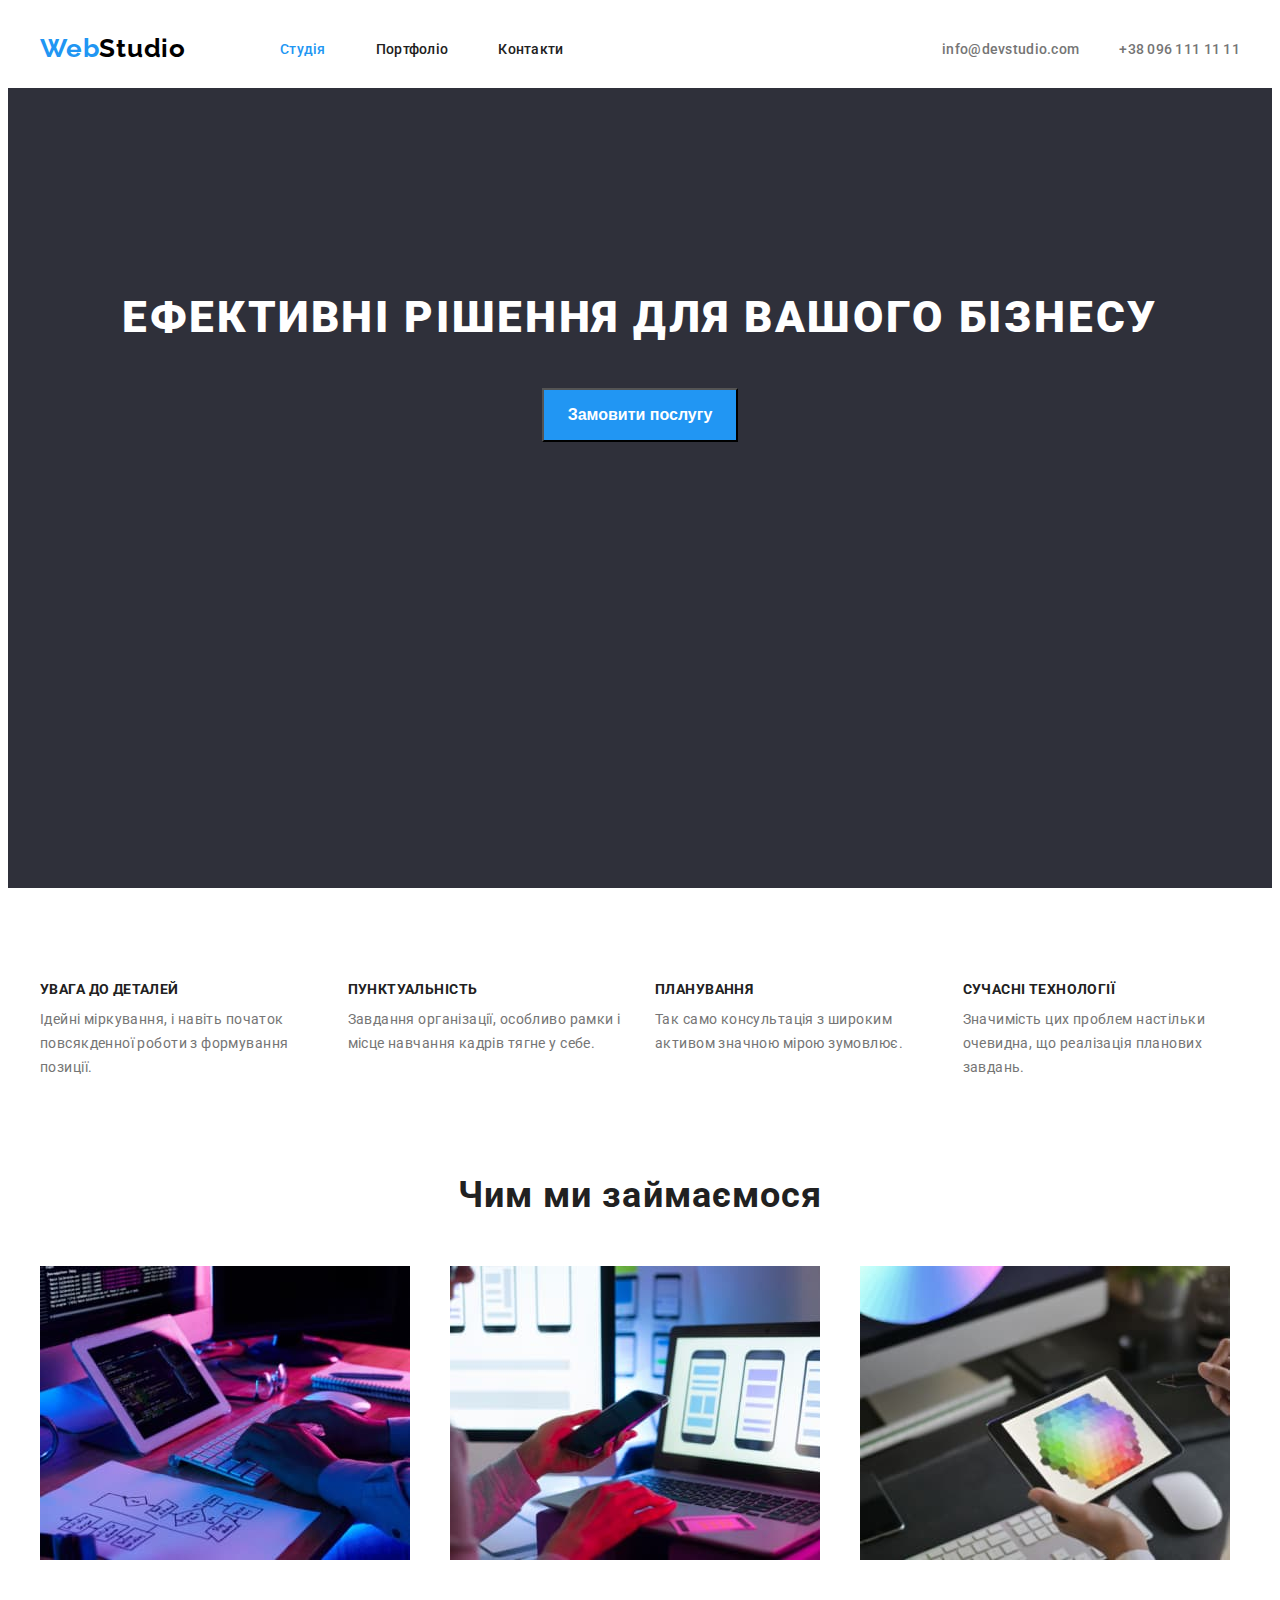
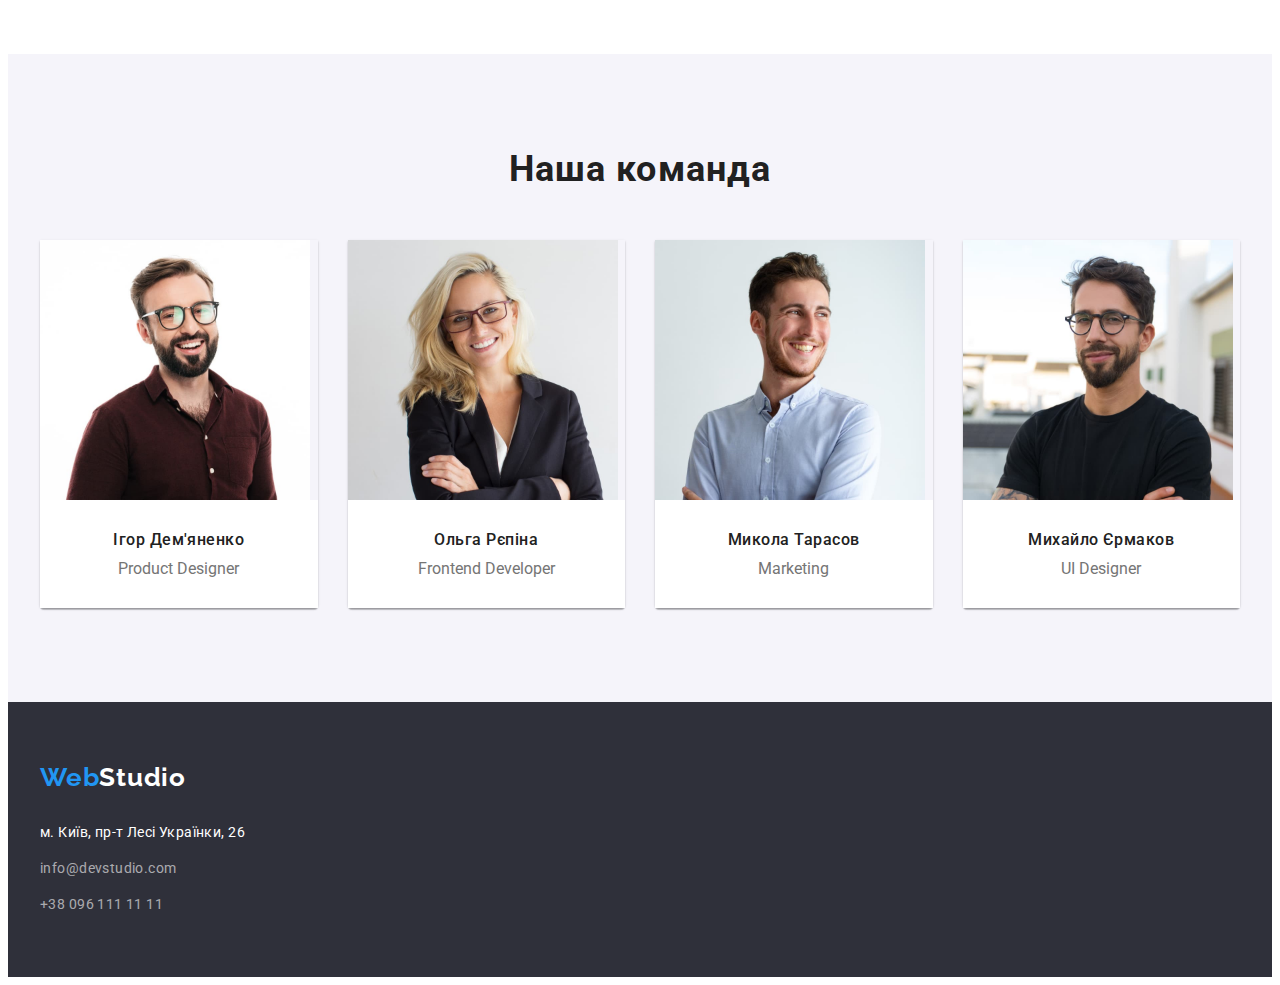
<file: index.html>
<!DOCTYPE html>
<html lang="uk">
  <head>
    <meta charset="UTF-8" />
    <meta http-equiv="X-UA-Compatible" content="IE=edge" />
    <meta name="viewport" content="width=device-width, initial-scale=1.0" />
    <title>WebStudio</title>
    <link
      rel="stylesheet"
      href="https://cdnjs.cloudflare.com/ajax/libs/modern-normalize/1.1.0/modern-normalize.min.css"
      integrity="sha512-wpPYUAdjBVSE4KJnH1VR1HeZfpl1ub8YT/NKx4PuQ5NmX2tKuGu6U/JRp5y+Y8XG2tV+wKQpNHVUX03MfMFn9Q=="
      crossorigin="anonymous"
      referrerpolicy="no-referrer"
    />
    <link rel="preconnect" href="https://fonts.googleapis.com" />
    <link rel="preconnect" href="https://fonts.gstatic.com" crossorigin />
    <link
      href="https://fonts.googleapis.com/css2?family=Raleway:wght@700&family=Roboto:wght@400;500;700;900&display=swap"
      rel="stylesheet"
    />
    <link rel="stylesheet" href="./css/style.css" />
  </head>
  <body>

    <header class="header">
      <div class="container header-container">
        <nav class="navigation">
          <a class="logo link" href="./index.html"><span>Web</span>Studio</a>
          <ul class="nav-list list">
            <li class="nav-list-item">
              <a class="nav-list-link link active-page" href="./index.html"
                >Студія</a
              >
            </li>
            <li class="nav-list-item">
              <a class="nav-list-link link" href="./portfolio.html"
                >Портфоліо</a
              >
            </li>
            <li class="nav-list-item">
              <a class="nav-list-link link" href="">Контакти</a>
            </li>
          </ul>
        </nav>
        <ul class="header-contacts-list list">
          <li class="header-contscts-item list">
            <a
              class="mail header-contacts-link link"
              href="mailto:info@devstudio.com"
              >info@devstudio.com</a
            >
          </li>
          <li class="header-contscts-item list">
            <a class="phone header-contacts-link link" href="tel:+380961111111"
              >+38 096 111 11 11</a
            >
          </li>
        </ul>
      </div>
    </header>

    <main>
      <section class="hero">
        <h1 class="main-title">Ефективні рішення для вашого бізнесу</h1>
        <button class="hero-btn" type="button">Замовити послугу</button>
      </section>

      <section class="prop">
        <div class="container prop-container">
          <h2 hidden>Особливості</h2>
          <ul class="prop-list list">
            <li class="prop-list-item">
              <h3 class="prop-title">УВАГА ДО ДЕТАЛЕЙ</h3>
              <p class="prop-description">
                Ідейні міркування, і навіть початок повсякденної роботи з
                формування позиції.
              </p>
            </li>
            <li class="prop-list-item">
              <h3 class="prop-title">ПУНКТУАЛЬНІСТЬ</h3>
              <p class="prop-description">
                Завдання організації, особливо рамки і місце навчання кадрів
                тягне у себе.
              </p>
            </li>
            <li class="prop-list-item">
              <h3 class="prop-title">ПЛАНУВАННЯ</h3>
              <p class="prop-description">
                Так само консультація з широким активом значною мірою зумовлює.
              </p>
            </li>
            <li class="prop-list-item">
              <h3 class="prop-title">СУЧАСНІ ТЕХНОЛОГІЇ</h3>
              <p class="prop-description">
                Значимість цих проблем настільки очевидна, що реалізація
                планових завдань.
              </p>
            </li>
          </ul>
        </div>
      </section>

      <section class="about">
        <div class="container section-container about-container">
          <h2 class="second-title">Чим ми займаємося</h2>
          <ul class="about-list list">
            <li class="about-list-item">
              <img src="./images/do1.jpg" alt="Десктоп-додатки" width="370" />
            </li>
            <li class="about-list-item">
              <img src="./images/do2.jpg" alt="Мобілни додатки" width="370" />
            </li>
            <li class="about-list-item">
              <img
                src="./images/do3.jpg"
                alt="Програми для планшета"
                width="370"
              />
            </li>
          </ul>
        </div>
      </section>

      <section class="team">
        <div class="container section-container team-container">
          <h2 class="second-title">Наша команда</h2>
          <ul class="team-list list">
            <li class="team-list-item">
              <div class="team-card">
                <img
                  src="./images/team1.jpg"
                  alt="Ігор Дем'яненко"
                  width="270"
                />
                <div class="team-content-wrapper">
                  <h3 class="team-title title">Ігор Дем'яненко</h3>
                  <p class="team-descriptionprop-">Product Designer</p>
                </div>
              </div>
            </li>
            <li class="team-list-item">
              <div class="team-card">
                <img src="./images/team2.jpg" alt="Ольга Рєпіна" width="270" />
                <div class="team-content-wrapper">
                  <h3 class="team-title title">Ольга Рєпіна</h3>
                  <p class="team-descriptionprop-">Frontend Developer</p>
                </div>
              </div>
            </li>
            <li class="team-list-item">
              <div class="team-card">
                <img
                  src="./images/team3.jpg"
                  alt="Микола Тарасов"
                  width="270"
                />
                <div class="team-content-wrapper">
                  <h3 class="team-title title">Микола Тарасов</h3>
                  <p class="team-descriptionprop-">Marketing</p>
                </div>
              </div>
            </li>
            <li class="team-list-item">
              <div class="team-card">
                <img
                  src="./images/team4.jpg"
                  alt="Михайло Єрмаков"
                  width="270"
                />
                <div class="team-content-wrapper">
                  <h3 class="team-title title">Михайло Єрмаков</h3>
                  <p class="team-descriptionprop-">UI Designer</p>
                </div>
              </div>
            </li>
          </ul>
        </div>
      </section>
    </main>

    <footer class="footer">
      <div class="container footer-container">
        <a class="logo-footer logo link" href="./index.html"
          ><span>Web</span>Studio</a
        >
        <address class="address">
          м. Київ, пр-т Лесі Українки, 26
          <a class="footer-contacts-link link" href="mailto:info@devstudio.com"
            >info@devstudio.com</a
          >
          <a class="footer-contacts-link link" href="tel:+380961111111"
            >+38 096 111 11 11</a
          >
        </address>
      </div>
    </footer>
    
  </body>
</html>
</file>
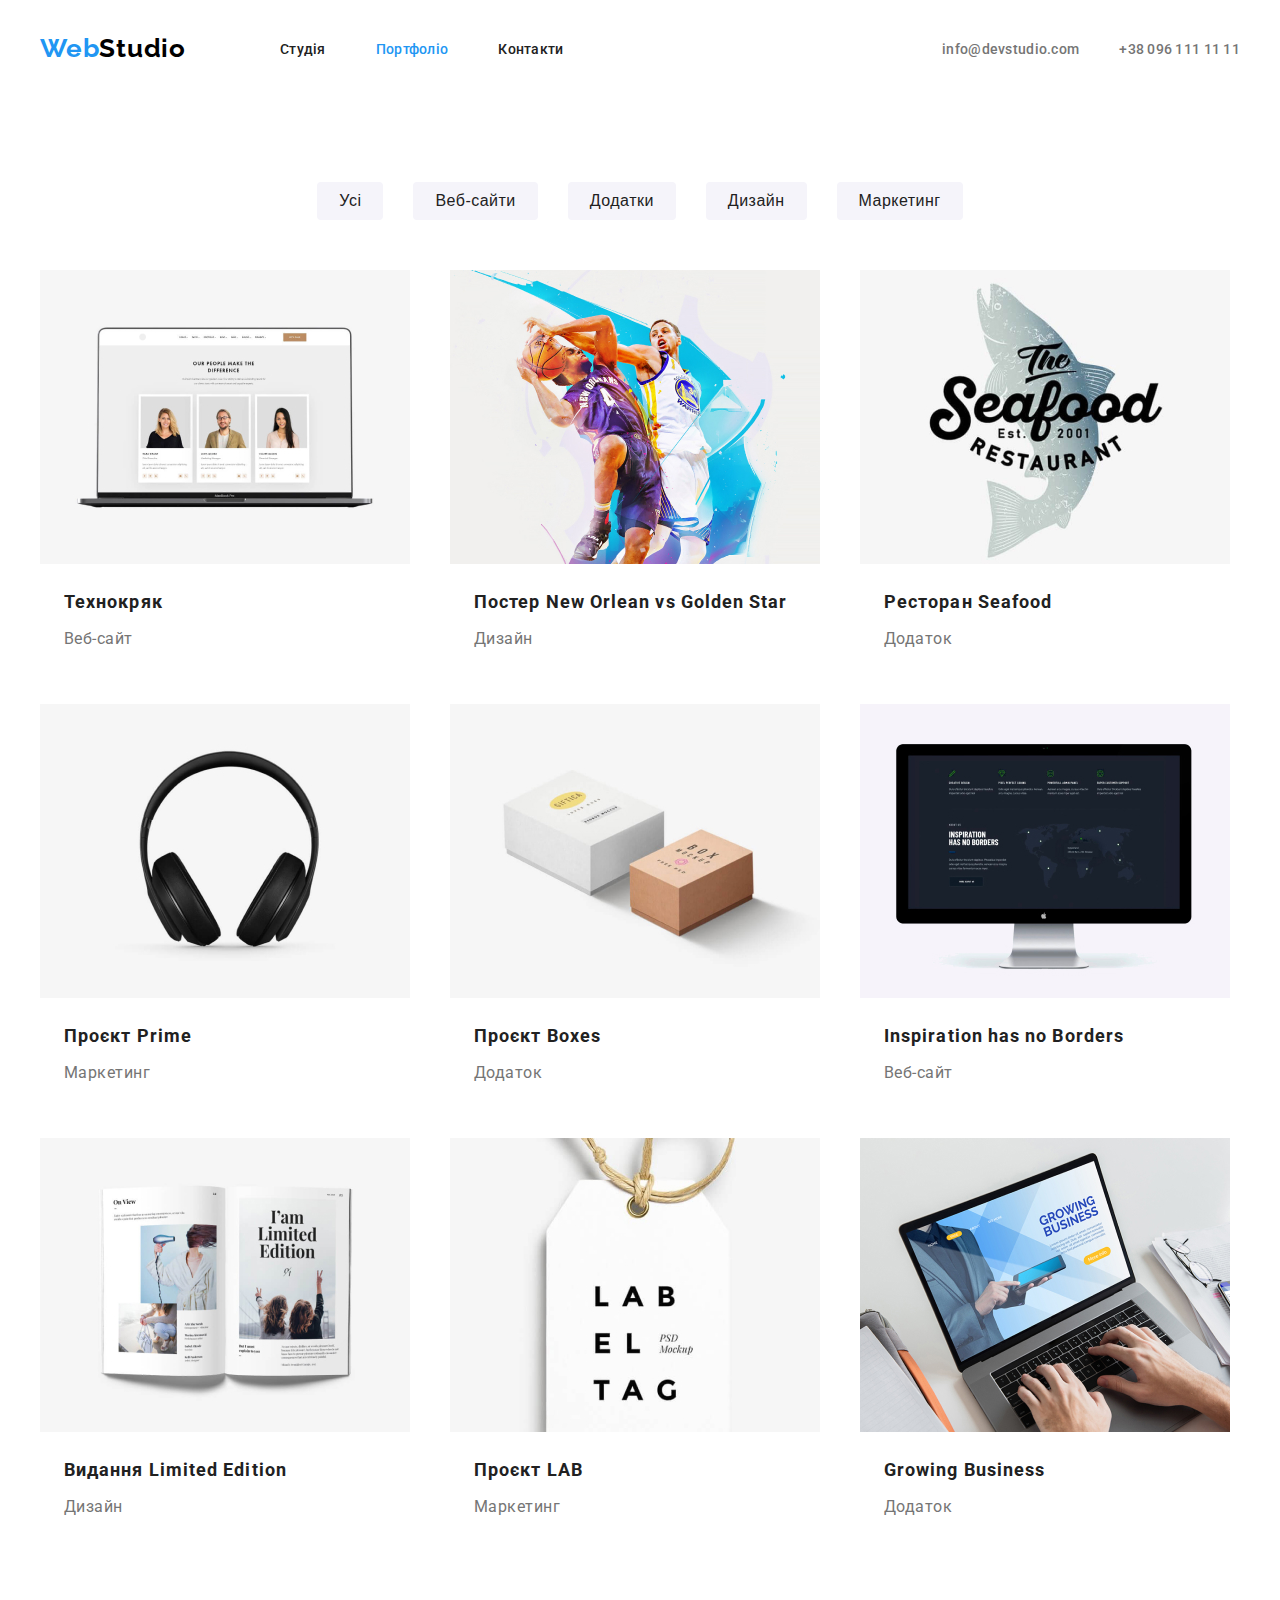
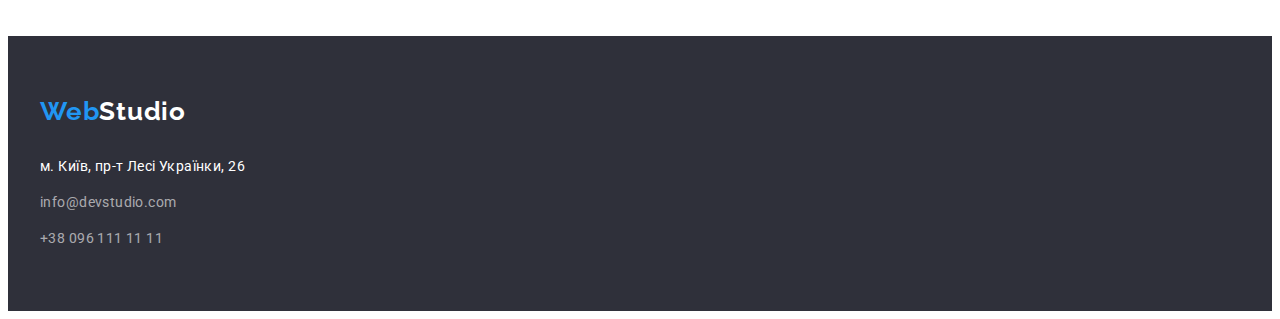
<file: portfolio.html>
<!DOCTYPE html>
<html lang="uk">
  <head>
    <meta charset="UTF-8" />
    <meta http-equiv="X-UA-Compatible" content="IE=edge" />
    <meta name="viewport" content="width=device-width, initial-scale=1.0" />
    <title>WebStudio</title>
    <link
      rel="stylesheet"
      href="https://cdnjs.cloudflare.com/ajax/libs/modern-normalize/1.1.0/modern-normalize.min.css"
      integrity="sha512-wpPYUAdjBVSE4KJnH1VR1HeZfpl1ub8YT/NKx4PuQ5NmX2tKuGu6U/JRp5y+Y8XG2tV+wKQpNHVUX03MfMFn9Q=="
      crossorigin="anonymous"
      referrerpolicy="no-referrer"
    />
    <link rel="preconnect" href="https://fonts.googleapis.com" />
    <link rel="preconnect" href="https://fonts.gstatic.com" crossorigin />
    <link
      href="https://fonts.googleapis.com/css2?family=Raleway:wght@700&family=Roboto:wght@400;500;700;900&display=swap"
      rel="stylesheet"
    />
    <link rel="stylesheet" href="./css/style.css" />
  </head>
  <body>
    <header class="header">
      <div class="container header-container">
        <nav class="navigation">
          <a class="logo link" href="./index.html"><span>Web</span>Studio</a>
          <ul class="nav-list list">
            <li class="nav-list-item">
              <a class="nav-list-link link" href="./index.html">Студія</a>
            </li>
            <li class="nav-list-item">
              <a class="nav-list-link link active-page" href="./portfolio.html"
                >Портфоліо</a
              >
            </li>
            <li class="nav-list-item">
              <a class="nav-list-link link" href="">Контакти</a>
            </li>
          </ul>
        </nav>
        <ul class="header-contacts-list list">
          <li class="header-contscts-item list">
            <a
              class="mail header-contacts-link link"
              href="mailto:info@devstudio.com"
              >info@devstudio.com</a
            >
          </li>
          <li class="header-contscts-item list">
            <a class="phone header-contacts-link link" href="tel:+380961111111"
              >+38 096 111 11 11</a
            >
          </li>
        </ul>
      </div>
    </header>

    <main class="portfolio">
      <div class="container section-container">
        <h1 hidden>Портфоліо</h1>
        <h2 hidden>Портфоліо за типами</h2>

        <ul class="filters-list list">
          <li class="filters-list-item">
            <button class="filter-btn" type="button">Усі</button>
          </li>
          <li class="filters-list-item">
            <button class="filter-btn" type="button">Веб-сайти</button>
          </li>
          <li class="filters-list-item">
            <button class="filter-btn" type="button">Додатки</button>
          </li>
          <li class="filters-list-item">
            <button class="filter-btn" type="button">Дизайн</button>
          </li>
          <li class="filters-list-item">
            <button class="filter-btn" type="button">Маркетинг</button>
          </li>
        </ul>

        <ul class="portfolio-list list">
          <li class="portfolio-item">
            <a class="portfolio-link link" href="">
              <img src="./images/portfolio1.jpg" alt="Технокряк" width="370" />
              <div class="portfolio-content-wrapper">
                <h3 class="portfolio-title">Технокряк</h3>
                <p class="portfolio-type">Веб-сайт</p>
              </div>
            </a>
          </li>
          <li class="portfolio-item">
            <a class="portfolio-link link" href="">
              <img
                src="./images/portfolio2.jpg"
                alt="Постер New Orlean vs Golden Star"
                width="370"
              />
              <div class="portfolio-content-wrapper">
                <h3 class="portfolio-title">
                  Постер New Orlean vs Golden Star
                </h3>
                <p class="portfolio-type">Дизайн</p>
              </div>
            </a>
          </li>
          <li class="portfolio-item">
            <a class="portfolio-link link" href="">
              <img
                src="./images/portfolio3.jpg"
                alt="Ресторан Seafood"
                width="370"
              />
              <div class="portfolio-content-wrapper">
                <h3 class="portfolio-title">Ресторан Seafood</h3>
                <p class="portfolio-type">Додаток</p>
              </div>
            </a>
          </li>
          <li class="portfolio-item">
            <a class="portfolio-link link" href="">
              <img
                src="./images/portfolio4.jpg"
                alt="Проєкт Prime"
                width="370"
              />
              <div class="portfolio-content-wrapper">
                <h3 class="portfolio-title">Проєкт Prime</h3>
                <p class="portfolio-type">Маркетинг</p>
              </div>
            </a>
          </li>
          <li class="portfolio-item">
            <a class="portfolio-link link" href="">
              <img
                src="./images/portfolio5.jpg"
                alt="Проєкт Boxes"
                width="370"
              />
              <div class="portfolio-content-wrapper">
                <h3 class="portfolio-title">Проєкт Boxes</h3>
                <p class="portfolio-type">Додаток</p>
              </div>
            </a>
          </li>
          <li class="portfolio-item">
            <a class="portfolio-link link" href="">
              <img
                src="./images/portfolio6.jpg"
                alt="Inspiration has no Borders"
                width="370"
              />
              <div class="portfolio-content-wrapper">
                <h3 class="portfolio-title">Inspiration has no Borders</h3>
                <p class="portfolio-type">Веб-сайт</p>
              </div>
            </a>
          </li>
          <li class="portfolio-item">
            <a class="portfolio-link link" href="">
              <img
                src="./images/portfolio7.jpg"
                alt="Видання Limited Edition"
                width="370"
              />
              <div class="portfolio-content-wrapper">
                <h3 class="portfolio-title">Видання Limited Edition</h3>
                <p class="portfolio-type">Дизайн</p>
              </div>
            </a>
          </li>
          <li class="portfolio-item">
            <a class="portfolio-link link" href="">
              <img src="./images/portfolio8.jpg" alt="Проєкт LAB" width="370" />
              <div class="portfolio-content-wrapper">
                <h3 class="portfolio-title">Проєкт LAB</h3>
                <p class="portfolio-type">Маркетинг</p>
              </div>
            </a>
          </li>
          <li class="portfolio-item">
            <a class="portfolio-link link" href="">
              <img
                src="./images/portfolio9.jpg"
                alt="Growing Business"
                width="370"
              />
              <div class="portfolio-content-wrapper">
                <h3 class="portfolio-title">Growing Business</h3>
                <p class="portfolio-type">Додаток</p>
              </div>
            </a>
          </li>
        </ul>
      </div>
    </main>

    <footer class="footer">
      <div class="container footer-container">
        <a class="logo-footer logo link" href="./index.html"
          ><span>Web</span>Studio</a
        >
        <address class="address">
          м. Київ, пр-т Лесі Українки, 26
          <a class="footer-contacts-link link" href="mailto:info@devstudio.com"
            >info@devstudio.com</a
          >
          <a class="footer-contacts-link link" href="tel:+380961111111"
            >+38 096 111 11 11</a
          >
        </address>
      </div>
    </footer>
  </body>
</html>
</file>
<file: css/style.css>
:root {
  --primary-font-family: "Roboto", sans-serif;
  --secondary-font-family: "Raleway", sans-serif;
  --primary-text-color: #757575;
  --secondary-text-color: #212121;
  --white-color: #ffffff;
  --primary-lite-color: #f5f4fa;
  --secondary-lite-color: #f5f5f5;
  --third-lite-color: rgba(255, 255, 255, 0.6);
  --primary-dark-color: #000000;
  --secondary-dark-color: #2f303a;
  --primary-decor-color: #2196f3;
  --secondary-decor-color: #188ce8;
}

body {
  background-color: var(--white-color);
  font-family: var(--primary-font-family);
  color: var(--primary-text-color);
}

h1,
h2,
h3,
h4,
h5,
h6,
p {
  margin-top: 0;
  margin-bottom: 0;
}

ul,
ol {
  margin-top: 0;
  margin-bottom: 0;
  padding-left: 0;
}

img {
  display: block;
}

.link {
  text-decoration: none;
}

.list {
  list-style: none;
}

.main-title {
    font-weight: 900;
    font-size: 44px;
    line-height: 1.36;
    letter-spacing: 0.06em;
    text-transform: uppercase;
    margin-bottom: 40px;
    text-align: center;
    color: var(--white-color);
}

.second-title {
  font-weight: 700;
  font-size: 36px;
  line-height: 1.17;
  letter-spacing: 0.03em;
  margin-bottom: 50px;
  text-align: center;
  color: var(--secondary-text-color);
}

.container {
  width: 1200px;
  margin-left: auto;
  margin-right: auto;
}

.section-container {
  padding: 94px 15px;
}

.header-container {
  display: flex;
  align-items: center;
  height: 80px;
}

.logo {
  display: inline-block;
  font-family: var(--secondary-font-family);
  font-weight: 700;
  font-size: 26px;
  line-height: 1.19;
  letter-spacing: 0.03em;
  padding-right: 94px;
  color: var(--primary-dark-color);
}

.logo-footer {
  color: var(--white-color);
  margin-bottom: 28px;
}

.logo > span {
  color: var(--primary-decor-color);
}

.navigation {
  display: flex;
  align-items: center;
}

.nav-list {
  display: flex;
}

.nav-list-link {
  font-weight: 500;
  font-size: 14px;
  line-height: 1.14;
  letter-spacing: 0.02em;
  color: var(--secondary-text-color);
}

.nav-list-item:not(:last-child) {
  padding-right: 50px;
}

.nav-list-link:hover,
.nav-list-link:focus,
.active-page {
  color: var(--primary-decor-color);
}

.header-contacts-list {
  display: flex;
  margin-left: auto;
}

.header-contscts-item:not(:last-child) {
  padding-right: 40px;
}

.header-contacts-link {
  font-weight: 500;
  font-size: 14px;
  line-height: 1.14;
  letter-spacing: 0.02em;
  color: var(--primary-text-color);
}

.header-contacts-link:hover,
.header-contacts-link:focus {
  color: var(--primary-decor-color);
}

.hero {
  height: 600px;
  text-align: center;
  padding-top: 200px;
  background-color: var(--secondary-dark-color);
}

.hero-btn {
  font-weight: 700;
  font-size: 16px;
  line-height: 1.88;
  cursor: pointer;
  padding: 10px 24px;
  background-color: var(--primary-decor-color);
  color: var(--white-color);
}

.hero-btn:hover {
  background-color: var(--secondary-decor-color);
}

.prop-container {
  padding-top: 94px;
}

.prop-list {
  display: flex;
  flex-wrap: wrap;
  margin-left: -30px;
}

.prop-list-item {
  width: calc((100% - 120px) / 4);
  margin-left: 30px;
}

.prop-title {
  font-weight: 700;
  font-size: 14px;
  line-height: 1.14;
  letter-spacing: 0.03em;
  text-transform: uppercase;
  margin-bottom: 10px;
  color: var(--secondary-text-color);
}

.prop-description {
  font-size: 14px;
  line-height: 1.71;
  letter-spacing: 0.03em;
}

.about-list {
  display: flex;
  flex-wrap: wrap;
  margin-left: -30px;
  margin-top: -30px;
}

.about-list-item {
  width: calc((100% - 90px) / 3);
  margin-left: 30px;
  margin-top: 30px;
}

.team {
  background-color: var(--primary-lite-color);
}

.team-list {
  display: flex;
  flex-wrap: wrap;
  margin-left: -30px;
  margin-top: -30px;
}

.team-list-item {
  width: calc((100% - 120px) / 4);
  margin-left: 30px;
  margin-top: 30px;
}

.team-card {
  box-shadow: 0px 1px 3px rgba(0, 0, 0, 0.12), 0px 1px 1px rgba(0, 0, 0, 0.14),
    0px 2px 1px rgba(0, 0, 0, 0.2);
  border-radius: 0px 0px 4px 4px;
}

.team-content-wrapper {
  padding-top: 30px;
  padding-bottom: 30px;
  text-align: center;
  background: var(--white-color);
}

.team-title {
  font-weight: 500;
  font-size: 16px;
  line-height: 1.19;
  letter-spacing: 0.03em;
  margin-bottom: 10px;
  color: var(--secondary-text-color);
}

.team-description {
  font-size: 16px;
  line-height: 1.19;
  letter-spacing: 0.03em;
}

.filters-list {
  display: flex;
  justify-content: center;
  margin-bottom: 50px;
}

.filters-list-item:not(:last-child) {
  margin-right: 30px;
}

.filter-btn {
  border: none;
  cursor: pointer;
  font-weight: 500;
  font-size: 16px;
  line-height: 1.63;
  text-align: center;
  letter-spacing: 0.03em;
  padding: 6px 22px;
  border-radius: 4px;
  color: var(--secondary-text-color);
  background-color: var(--primary-lite-color);
}

.filter-btn:hover,
.filter-btn:focus {
  background-color: var(--primary-decor-color);
  color: var(--white-color);
}

.portfolio-list {
  display: flex;
  flex-wrap: wrap;
  margin-left: -30px;
  margin-top: -30px;
}

.portfolio-item {
  width: calc((100% - 90px) / 3);
  margin-left: 30px;
  margin-top: 30px;
}

.portfolio-content-wrapper {
  padding: 20px 0 20px 24px;
}

.portfolio-title {
  font-weight: 700;
  font-size: 18px;
  line-height: 2;
  letter-spacing: 0.06em;
  padding-bottom: 4px;
  color: var(--secondary-text-color);
}

.portfolio-type {
  font-size: 16px;
  line-height: 1.88;
  letter-spacing: 0.03em;
  color: var(--primary-text-color);
}

.footer {
  background-color: var(--secondary-dark-color);
  padding-top: 60px;
  padding-bottom: 60px;
}

.address {
  display: flex;
  flex-direction: column;
  font-style: normal;
  font-size: 14px;
  line-height: 1.71;
  letter-spacing: 0.03em;
  color: var(--white-color);
}

.footer-contacts-link {
  margin-top: 12px;
  color: var(--third-lite-color);
}

.footer-contacts-link:hover,
.footer-contacts-link:focus {
  color: var(--primary-decor-color);
}
</file>
